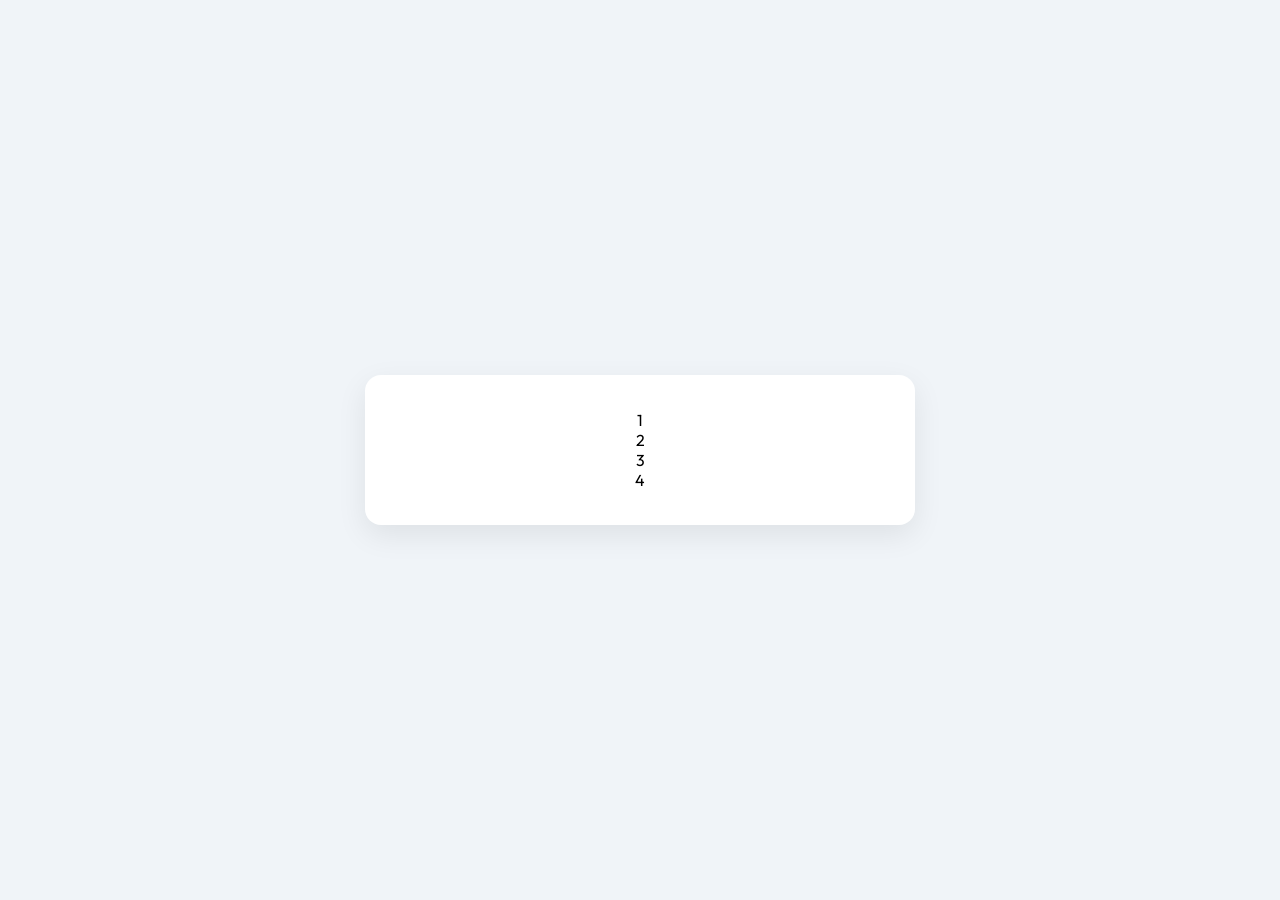
<file: Index.html>
<!DOCTYPE html>
<html lang="es">

<head>
    <meta charset="UTF-8">
    <meta name="viewport" content="width=device-width, initial-scale=1.0">
    <title>Mi Portafolio - Tarjeta de Presentación</title>
    <!-- Vinculación del archivo CSS externo -->
    <link rel="stylesheet" href="css/style.css">
    <!-- Opcional: Tipografía desde Google Fonts (Outfit) -->
    <link rel="preconnect" href="https://fonts.googleapis.com">
    <link rel="preconnect" href="https://fonts.gstatic.com" crossorigin>
    <link href="https://fonts.googleapis.com/css2?family=Outfit:wght@300;400;600;700&display=swap" rel="stylesheet">
</head>

<body>

    <!-- CONTENEDOR CENTRAL (TARJETA) -->
    <main class="card">

        <div id="nav">1</div>
        <div id="avatar">2</div>
        <div id=bio>3</div>
        <div id="links">4</div>





    </main>

</body>

</html>
</file>
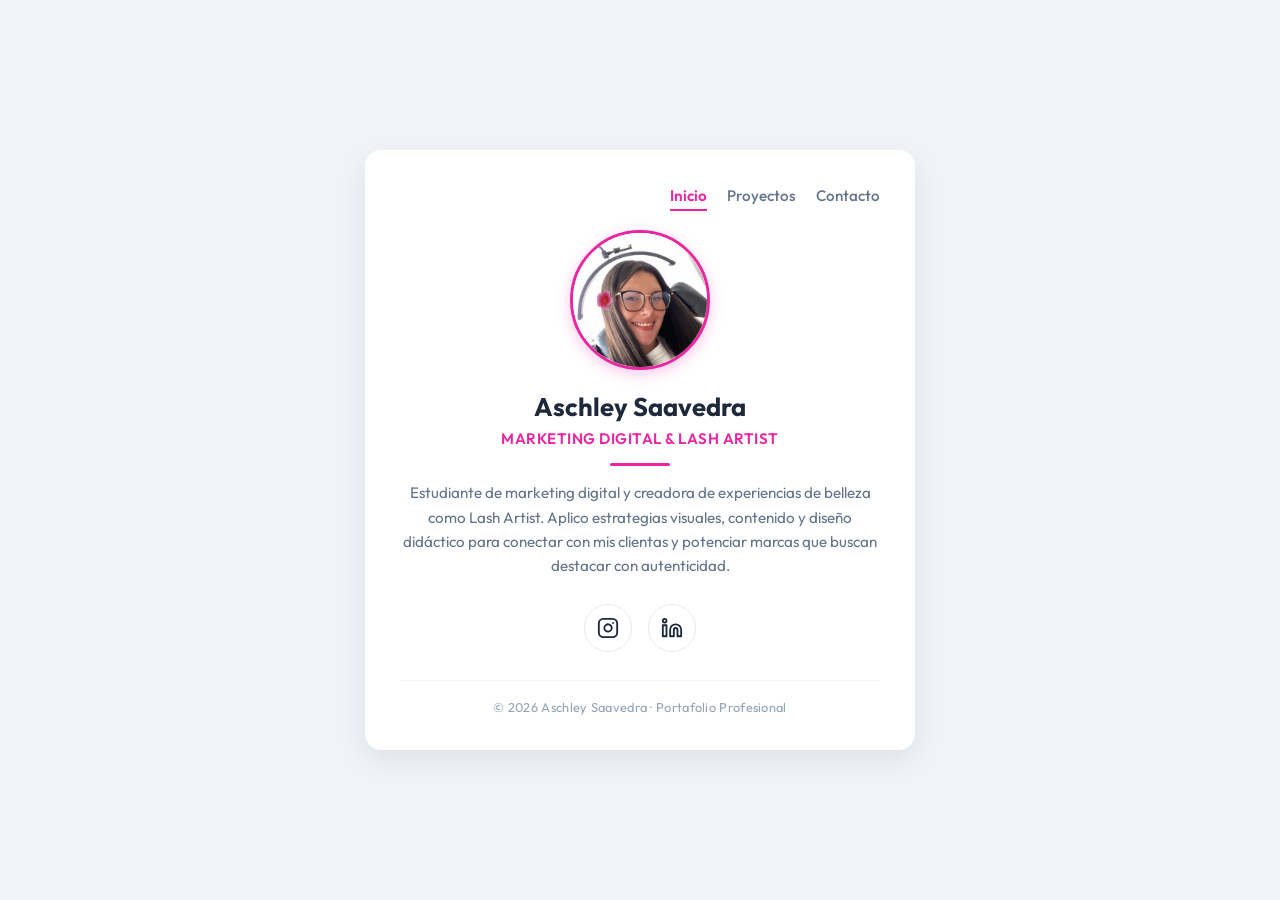
<file: index.html>
<!DOCTYPE html>
<html lang="es">

<head>
    <meta charset="UTF-8">
    <meta name="viewport" content="width=device-width, initial-scale=1.0">
    <title>Mi Portafolio - Tarjeta de Presentación</title>
    <!-- Vinculación del archivo CSS externo -->
    <link rel="stylesheet" href="css/style.css">
    <!-- Tipografía Outfit de Google Fonts -->
    <link rel="preconnect" href="https://fonts.googleapis.com">
    <link rel="preconnect" href="https://fonts.gstatic.com" crossorigin>
    <link href="https://fonts.googleapis.com/css2?family=Outfit:wght@300;400;600;700&display=swap" rel="stylesheet">
    <!-- Librería de animaciones AOS CSS (guia_parcial_01.md: Sección 3) -->
    <link rel="stylesheet" href="https://unpkg.com/aos@next/dist/aos.css" />
</head>

<body>

    <!-- CONTENEDOR CENTRAL (TARJETA) CON ANIMACIÓN AOS -->
    <main class="card" data-aos="fade-up" data-aos-duration="800">

        <!-- 1. MENÚ DE NAVEGACIÓN -->
        <nav class="card-nav">
            <ul>
                <li><a href="index.html" class="active">Inicio</a></li>
                <li><a href="proyectos.html">Proyectos</a></li>
                <li><a href="contacto.html">Contacto</a></li>
            </ul>
        </nav>

        <!-- 2. AVATAR CIRCULAR CON EFECTO FLIP-LEFT 3D -->
        <div class="avatar-container" data-aos="flip-left" data-aos-duration="1200" data-aos-delay="200">
            <img src="img/avatar.jpg" alt="Foto de perfil de Aschley" class="avatar-img">
        </div>

        <!-- 3. JERARQUÍA DE TEXTOS Y BIOGRAFÍA CON ENTRADA DESDE LA IZQUIERDA -->
        <section class="bio-container" data-aos="fade-right" data-aos-duration="1000">
            <h1 class="name">Aschley Saavedra</h1>
            <p class="role">Marketing Digital & Lash Artist</p>

            <hr class="divider">

            <p class="bio-text">
                Estudiante de marketing digital y creadora de experiencias de belleza como Lash Artist. 
                Aplico estrategias visuales, contenido y diseño didáctico para conectar con mis clientas y potenciar marcas que buscan destacar con autenticidad.
            </p>
        </section>

        <!-- 4. ENLACES A REDES SOCIALES (SOLO ÍCONOS CON ANIMACIÓN ESCALONADA) -->
        <div class="links-container" data-aos="fade-up" data-aos-delay="450">
            <a href="https://instagram.com" target="_blank" rel="noopener noreferrer" class="link-btn" aria-label="Instagram">
                <svg width="22" height="22" viewBox="0 0 24 24" fill="none" stroke="currentColor" stroke-width="2"
                    stroke-linecap="round" stroke-linejoin="round">
                    <rect x="2" y="2" width="20" height="20" rx="5" ry="5"></rect>
                    <path d="M16 11.37A4 4 0 1 1 12.63 8 4 4 0 0 1 16 11.37z"></path>
                    <line x1="17.5" y1="6.5" x2="17.51" y2="6.5"></line>
                </svg>
            </a>

            <a href="https://linkedin.com" target="_blank" rel="noopener noreferrer" class="link-btn" aria-label="LinkedIn">
                <svg width="22" height="22" viewBox="0 0 24 24" fill="none" stroke="currentColor" stroke-width="2"
                    stroke-linecap="round" stroke-linejoin="round">
                    <path d="M16 8a6 6 0 0 1 6 6v7h-4v-7a2 2 0 0 0-2-2 2 2 0 0 0-2 2v7h-4v-7a6 6 0 0 1 6-6z"></path>
                    <rect x="2" y="9" width="4" height="12"></rect>
                    <circle cx="4" cy="4" r="2"></circle>
                </svg>
            </a>
        </div>

        <!-- 5. PIE DE PÁGINA SEMÁNTICO -->
        <footer class="card-footer">
            <p>© 2026 Aschley Saavedra · Portafolio Profesional</p>
        </footer>

    </main>

    <!-- Librería de animaciones AOS JS (guia_parcial_01.md: Sección 3) -->
    <script src="https://unpkg.com/aos@next/dist/aos.js"></script>
    <script>
        AOS.init({
            duration: 800,
            once: true
        });
    </script>
</body>

</html>
</file>
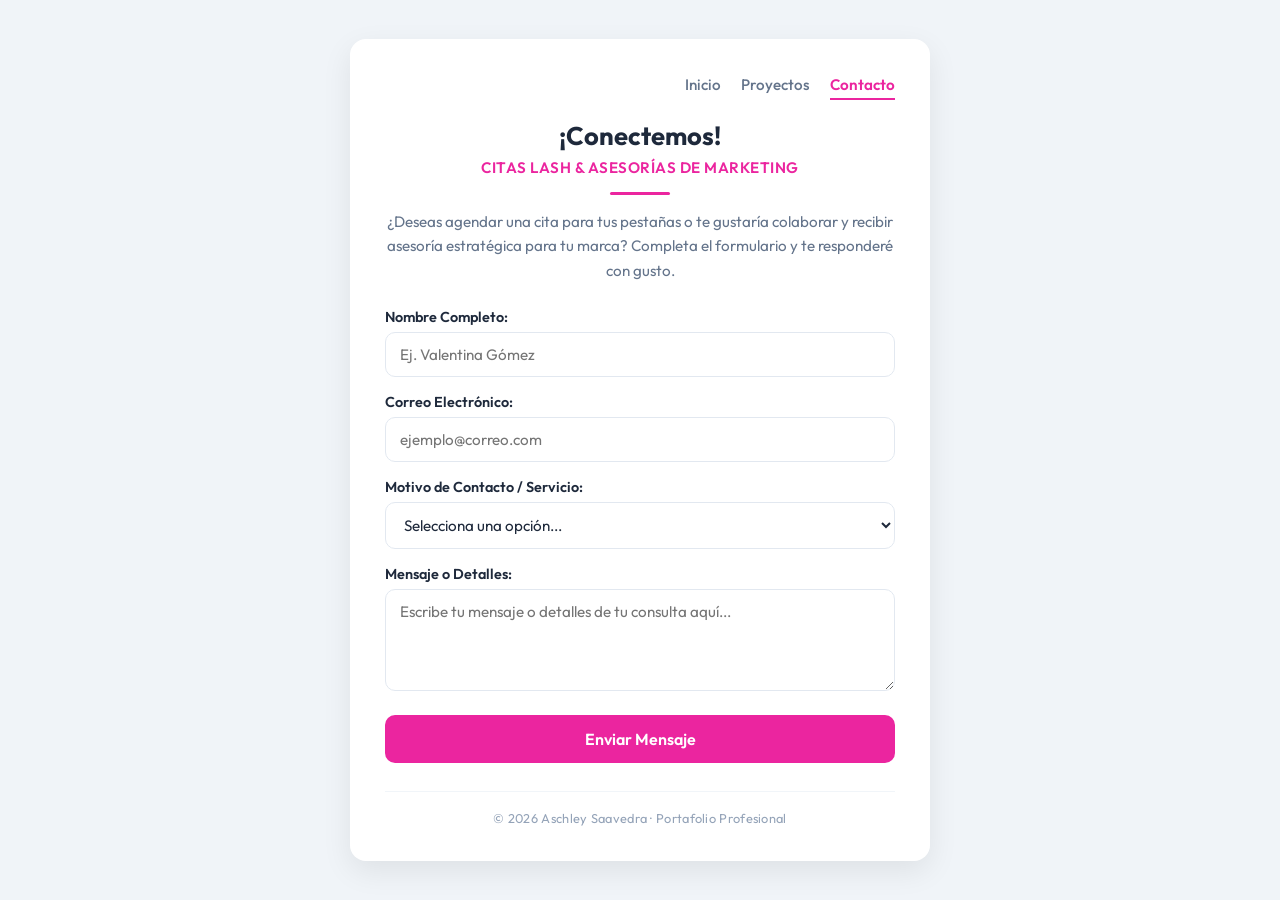
<file: contacto.html>
<!DOCTYPE html>
<html lang="es">

<head>
    <meta charset="UTF-8">
    <meta name="viewport" content="width=device-width, initial-scale=1.0">
    <title>Contacto & Citas - Aschley Saavedra</title>
    <!-- Vinculación del CSS externo compartido -->
    <link rel="stylesheet" href="css/style.css">
    <!-- Tipografía Outfit de Google Fonts -->
    <link rel="preconnect" href="https://fonts.googleapis.com">
    <link rel="preconnect" href="https://fonts.gstatic.com" crossorigin>
    <link href="https://fonts.googleapis.com/css2?family=Outfit:wght@300;400;600;700&display=swap" rel="stylesheet">
    <!-- Librería de animaciones AOS CSS (guia_parcial_01.md: Sección 3) -->
    <link rel="stylesheet" href="https://unpkg.com/aos@next/dist/aos.css" />
</head>

<body>

    <!-- Tarjeta contenedora -->
    <main class="card card-form" data-aos="fade-up" data-aos-duration="700">

        <!-- 1. MENÚ DE NAVEGACIÓN COMPARTIDO -->
        <nav class="card-nav">
            <ul>
                <li><a href="index.html">Inicio</a></li>
                <li><a href="proyectos.html">Proyectos</a></li>
                <li><a href="contacto.html" class="active">Contacto</a></li>
            </ul>
        </nav>

        <!-- 2. ENCABEZADO DE CONTACTO CON ANIMACIÓN -->
        <header class="bio-container" data-aos="fade-down" data-aos-duration="800">
            <h1 class="name">¡Conectemos!</h1>
            <p class="role">Citas Lash & Asesorías de Marketing</p>
            <hr class="divider">
            <p class="bio-text">
                ¿Deseas agendar una cita para tus pestañas o te gustaría colaborar y recibir asesoría estratégica para tu marca? Completa el formulario y te responderé con gusto.
            </p>
        </header>

        <!-- 3. FORMULARIO SEMÁNTICO Y ACCESIBLE CON ANIMACIÓN -->
        <form action="#" method="POST" class="contact-form" data-aos="fade-up" data-aos-delay="200">

            <!-- Campo Nombre -->
            <div class="form-group">
                <label for="name">Nombre Completo:</label>
                <input type="text" id="name" name="name" placeholder="Ej. Valentina Gómez" required>
            </div>

            <!-- Campo Correo -->
            <div class="form-group">
                <label for="email">Correo Electrónico:</label>
                <input type="email" id="email" name="email" placeholder="ejemplo@correo.com" required>
            </div>

            <!-- Selector Didáctico de Motivo -->
            <div class="form-group">
                <label for="reason">Motivo de Contacto / Servicio:</label>
                <select id="reason" name="reason" required>
                    <option value="" disabled selected>Selecciona una opción...</option>
                    <option value="lash-cita">✨ Agendar Cita de Pestañas (Lash Set / Retoque)</option>
                    <option value="mkt-asesoria">📈 Asesoría / Diagnóstico de Marketing para mi Marca</option>
                    <option value="colaboracion">🤝 Colaboración Creativa / Proyecto Académico</option>
                    <option value="otro">💬 Otra Consulta</option>
                </select>
            </div>

            <!-- Campo Mensaje -->
            <div class="form-group">
                <label for="message">Mensaje o Detalles:</label>
                <textarea id="message" name="message" rows="4" placeholder="Escribe tu mensaje o detalles de tu consulta aquí..." required></textarea>
            </div>

            <!-- Botón de Envío -->
            <button type="submit" class="btn-submit">Enviar Mensaje</button>

        </form>

        <!-- 4. PIE DE PÁGINA SEMÁNTICO -->
        <footer class="card-footer">
            <p>© 2026 Aschley Saavedra · Portafolio Profesional</p>
        </footer>

    </main>

    <!-- Librería de animaciones AOS JS (guia_parcial_01.md: Sección 3) -->
    <script src="https://unpkg.com/aos@next/dist/aos.js"></script>
    <script>
        AOS.init({
            duration: 800,
            once: true
        });
    </script>
</body>

</html>
</file>
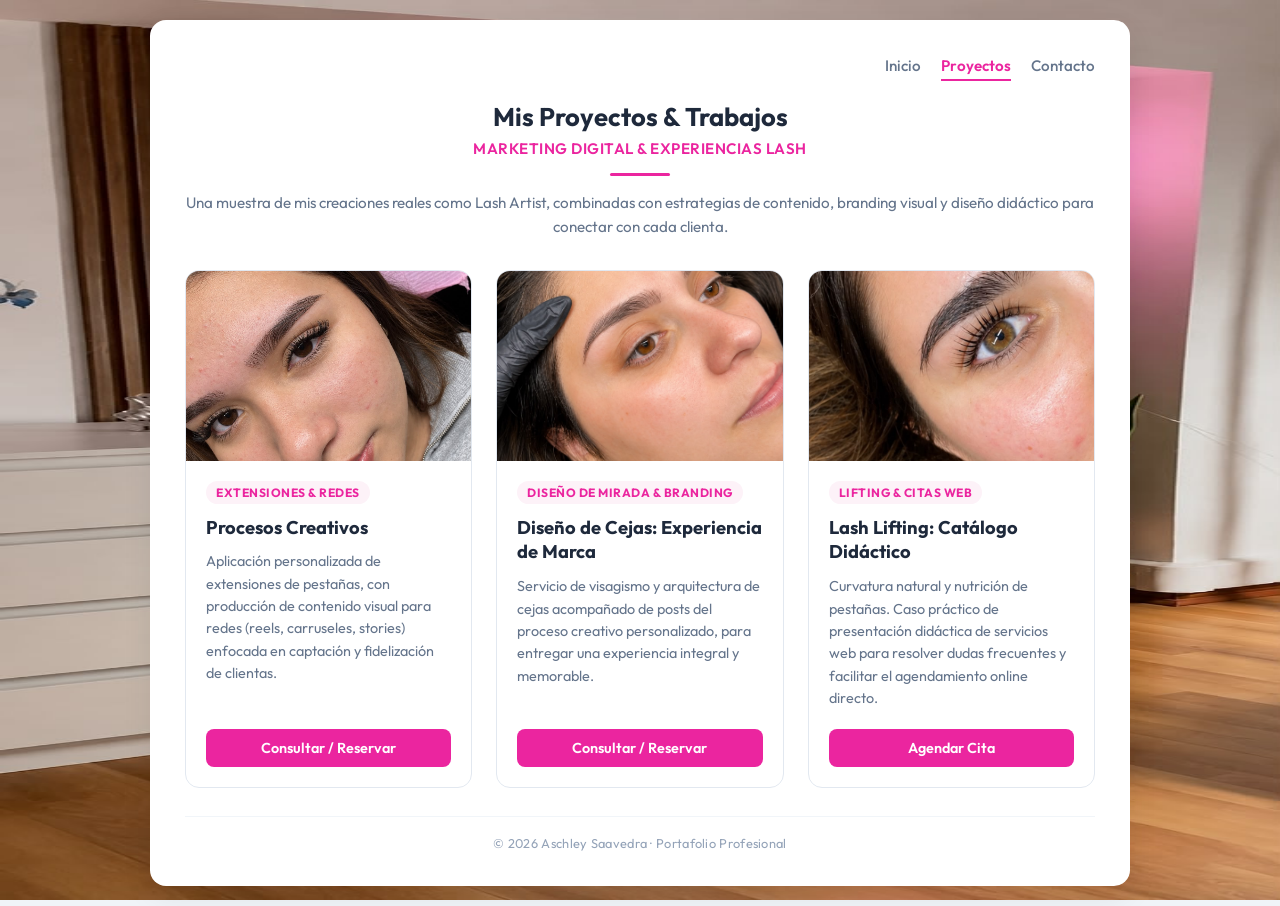
<file: proyectos.html>
<!DOCTYPE html>
<html lang="es">

<head>
    <meta charset="UTF-8">
    <meta name="viewport" content="width=device-width, initial-scale=1.0">
    <title>Proyectos - Aschley Saavedra</title>
    <!-- Vinculación del CSS externo compartido (con forzado de recarga sin caché) -->
    <link rel="stylesheet" href="css/style.css?v=2">
    <!-- Tipografía Outfit de Google Fonts -->
    <link rel="preconnect" href="https://fonts.googleapis.com">
    <link rel="preconnect" href="https://fonts.gstatic.com" crossorigin>
    <link href="https://fonts.googleapis.com/css2?family=Outfit:wght@300;400;600;700&display=swap" rel="stylesheet">
    <!-- Librería de animaciones AOS CSS (guia_parcial_01.md: Sección 3) -->
    <link rel="stylesheet" href="https://unpkg.com/aos@next/dist/aos.css" />
</head>

<body class="pagina-proyectos">

    <!-- Tarjeta contenedora amplia para exhibir los proyectos -->
    <main class="card card-wide" data-aos="fade-up" data-aos-duration="700">

        <!-- 1. MENÚ DE NAVEGACIÓN COMPARTIDO -->
        <nav class="card-nav">
            <ul>
                <li><a href="index.html">Inicio</a></li>
                <li><a href="proyectos.html" class="active">Proyectos</a></li>
                <li><a href="contacto.html">Contacto</a></li>
            </ul>
        </nav>

        <!-- 2. ENCABEZADO DE SECCIÓN CON ANIMACIÓN -->
        <header class="bio-container" data-aos="fade-down" data-aos-duration="800">
            <h1 class="name">Mis Proyectos & Trabajos</h1>
            <p class="role">Marketing Digital & Experiencias Lash</p>
            <hr class="divider">
            <p class="bio-text">
                Una muestra de mis creaciones reales como Lash Artist, combinadas con estrategias de contenido, branding
                visual y diseño didáctico para conectar con cada clienta.
            </p>
        </header>

        <!-- 3. GRILLA DE 3 PROYECTOS -->
        <section class="projects-grid">

            <!-- PROYECTO 1: Extensiones de Pestañas -->
            <article class="project-card" data-aos="fade-up" data-aos-delay="100">
                <div class="project-img-container">
                    <img src="img/proyecto1.jpg" alt="Extensiones de pestañas efecto volumen por Aschley"
                        class="project-img">
                </div>
                <div class="project-content">
                    <span class="project-tag">Extensiones & Redes</span>
                    <h2 class="project-title">Procesos Creativos</h2>
                    <p class="project-description">
                        Aplicación personalizada de extensiones de pestañas, con producción de contenido visual para
                        redes (reels, carruseles, stories) enfocada en captación y fidelización de clientas.
                    </p>
                    <a href="contacto.html" class="btn-link">
                        Consultar / Reservar
                    </a>
                </div>
            </article>

            <!-- PROYECTO 2: Diseño y Perfilado de Cejas -->
            <article class="project-card" data-aos="fade-up" data-aos-delay="250">
                <div class="project-img-container">
                    <img src="img/proyecto2.jpg" alt="Diseño y perfilado de cejas por Aschley" class="project-img">
                </div>
                <div class="project-content">
                    <span class="project-tag">Diseño de Mirada & Branding</span>
                    <h2 class="project-title">Diseño de Cejas: Experiencia de Marca</h2>
                    <p class="project-description">
                        Servicio de visagismo y arquitectura de cejas acompañado de posts del proceso creativo
                        personalizado, para entregar una experiencia integral y memorable.
                    </p>
                    <a href="contacto.html" class="btn-link">
                        Consultar / Reservar
                    </a>
                </div>
            </article>

            <!-- PROYECTO 3: Lash Lifting Didáctico -->
            <article class="project-card" data-aos="fade-up" data-aos-delay="400">
                <div class="project-img-container">
                    <img src="img/proyecto3.jpg" alt="Lifting de pestañas natural por Aschley" class="project-img">
                </div>
                <div class="project-content">
                    <span class="project-tag">Lifting & Citas Web</span>
                    <h2 class="project-title">Lash Lifting: Catálogo Didáctico</h2>
                    <p class="project-description">
                        Curvatura natural y nutrición de pestañas. Caso práctico de presentación didáctica de servicios
                        web para resolver dudas frecuentes y facilitar el agendamiento online directo.
                    </p>
                    <a href="contacto.html" class="btn-link">
                        Agendar Cita
                    </a>
                </div>
            </article>

        </section>

        <!-- 4. PIE DE PÁGINA SEMÁNTICO -->
        <footer class="card-footer">
            <p>© 2026 Aschley Saavedra · Portafolio Profesional</p>
        </footer>

    </main>

    <!-- Librería de animaciones AOS JS (guia_parcial_01.md: Sección 3) -->
    <script src="https://unpkg.com/aos@next/dist/aos.js"></script>
    <script>
        AOS.init({
            duration: 800,
            once: true
        });
    </script>
</body>

</html>
</file>
<file: css/style.css>
/* ==========================================================================
   1. RESET Y ESTILOS GENERALES
   ========================================================================== */
* {
    margin: 0;
    padding: 0;
    box-sizing: border-box;
    /* Asegura que el relleno y borde no alteren el ancho final */
}

body {
    font-family: 'Outfit', sans-serif;
    background-color: #f0f4f8;
    /* Fondo suave para descanso visual (regla 60-30-10) */

    /* ESTRUCTURA DE CENTRADO (FLEXBOX) */
    display: flex;
    justify-content: center;
    /* Centra la tarjeta horizontalmente */
    align-items: center;
    /* Centra la tarjeta verticalmente */

    min-height: 100vh;
    /* Ocupa el 100% de la altura visible de la pantalla */
    padding: 20px;
    /* Margen de seguridad para que no choque en celulares */
}

/* ==========================================================================
   2. CONTENEDOR DE LA TARJETA (CARD)
   ========================================================================== */
.card {
    background-color: #ffffff;
    /* Fondo blanco para contrastar con el fondo */

    /* RESPONSIVIDAD */
    width: 90%;
    /* Ocupa el 90% del ancho en pantallas móviles */
    max-width: 550px;
    /* En computadores no crecerá más de 550px */

    border-radius: 16px;
    /* Bordes redondeados modernos */
    box-shadow: 0 10px 30px rgba(0, 0, 0, 0.08);
    /* Sombra elegante para profundidad */
    padding: 35px;
    /* Espacio interno entre el borde y el contenido */
    text-align: center;
    /* Centra el texto por defecto */
}

/* ==========================================================================
   3. MENÚ DE NAVEGACIÓN SUPERIOR (guia_formativa_01.md: Sección 4.1)
   ========================================================================== */
.card-nav {
    margin-bottom: 25px;
    /* Separa el menú del avatar que viene abajo */
}

.card-nav ul {
    display: flex;
    /* Coloca las opciones en fila horizontal */
    justify-content: flex-end;
    /* Alinea los enlaces a la derecha de la tarjeta */
    list-style: none;
    /* Quita las viñetas / puntos de la lista */
    gap: 20px;
    /* Espacio entre cada enlace */
}

.card-nav a {
    text-decoration: none;
    /* Quita el subrayado predeterminado */
    color: #64748b;
    /* Color secundario neutro (guia_diseno.md) */
    font-size: 0.95rem;
    font-weight: 500;
    padding-bottom: 4px;
    /* Espacio para la línea inferior activa */
    transition: color 0.3s ease, border-color 0.3s ease;
    /* Suaviza el cambio de color */
}

/* Estado al pasar el cursor (Hover) - Interacción visual */
.card-nav a:hover {
    color: #eb259f;
    /* Color de acento rosa */
}

/* Enlace activo (la página en la que nos encontramos) */
.card-nav a.active {
    color: #eb259f;
    /* Color de acento rosa */
    font-weight: 600;
    border-bottom: 2px solid #eb259f;
    /* Línea decorativa activa rosa */
}

/* ==========================================================================
   4. AVATAR CIRCULAR (guia_formativa_01.md: Sección 4.2)
   ========================================================================== */
.avatar-container {
    width: 140px;
    height: 140px;
    margin: 0 auto 20px;
    /* 0 auto centra el contenedor; 20px separa del texto abajo */
}

.avatar-img {
    width: 100%;
    height: 100%;
    border-radius: 50%;
    /* Transforma la foto cuadrada en un círculo */
    object-fit: cover;
    /* Evita que la foto se estire o se deforme */
    object-position: center 25%;
    /* Encuadra perfectamente el rostro en el círculo */
    border: 3px solid #eb259f;
    /* Borde de acento rosa */
    box-shadow: 0 4px 14px rgba(235, 37, 159, 0.25);
    /* Sombra suave con destello rosa */
}

/* ==========================================================================
   5. JERARQUÍA DE TEXTOS Y BIOGRAFÍA (guia_formativa_01.md: Sección 4.3)
   ========================================================================== */
.name {
    font-size: 1.6rem;
    /* Letra grande para destacar el nombre */
    font-weight: 700;
    /* Grosor en negrita */
    color: #1e293b;
    /* Color primario oscuro (guia_diseno.md) */
    margin-bottom: 6px;
    /* Espacio pequeño con el subtítulo */
}

.role {
    font-size: 0.95rem;
    color: #eb259f;
    /* Color de acento rosa */
    font-weight: 600;
    text-transform: uppercase;
    /* Letras en mayúsculas estilo profesional */
    letter-spacing: 0.5px;
    /* Ligera separación entre letras */
}

.divider {
    width: 60px;
    /* Línea cortita y elegante */
    height: 3px;
    /* Grosor de la línea */
    background-color: #eb259f;
    /* Color de acento rosa para la línea */
    border: none;
    /* Quita el borde por defecto de HTML */
    border-radius: 2px;
    margin: 15px auto;
    /* 15px arriba/abajo y 'auto' para centrarla */
}

.bio-text {
    font-size: 0.95rem;
    color: #64748b;
    /* Color secundario neutro, fácil de leer */
    line-height: 1.6;
    /* Espacio entre líneas para buena legibilidad */
    margin-bottom: 25px;
    /* Espacio con los enlaces que irán abajo */
}

/* ==========================================================================
   6. BOTONES DE ENLACE / REDES SOCIALES (SOLO ÍCONOS)
   ========================================================================== */
.links-container {
    display: flex;
    justify-content: center;
    /* Centra los botones en fila horizontal */
    gap: 16px;
    /* Espacio entre cada botoncito */
}

.link-btn {
    display: flex;
    align-items: center;
    justify-content: center;
    width: 48px;
    /* Ancho fijo para que sea cuadrado/círculo */
    height: 48px;
    /* Alto fijo */
    border-radius: 50%;
    /* 50% hace que el botón sea un círculo perfecto */
    background-color: #ffffff;
    color: #1e293b;
    border: 1.5px solid #e2e8f0;
    text-decoration: none;
    transition: all 0.3s ease;
}

/* Efecto Hover interactivo */
.link-btn:hover {
    background-color: #eb259f;
    border-color: #eb259f;
    color: #ffffff;
    transform: translateY(-3px) scale(1.06);
    /* Se eleva y crece un poquito */
    box-shadow: 0 6px 16px rgba(235, 37, 159, 0.35);
    /* Sombra luminosa rosa */
}

/* ==========================================================================
   7. VARIANTES DEL CONTENEDOR (CARD EXTENDIDA Y FORMULARIO)
   ========================================================================== */
.card-wide {
    max-width: 980px;
    /* Permite que la grilla de proyectos se expanda cómodamente */
}

.card-form {
    max-width: 580px;
    /* Ancho ideal para lectura y llenado del formulario */
}

/* ==========================================================================
   8. ESTILOS DE LA PÁGINA DE PROYECTOS (proyectos.html)
   ========================================================================== */
.projects-grid {
    display: grid;
    grid-template-columns: repeat(auto-fit, minmax(260px, 1fr));
    /* Grilla adaptable automática */
    gap: 24px;
    margin-top: 30px;
    text-align: left;
}

.project-card {
    background-color: #ffffff;
    border: 1px solid #e2e8f0;
    border-radius: 14px;
    overflow: hidden;
    display: flex;
    flex-direction: column;
    transition: transform 0.3s ease, box-shadow 0.3s ease, border-color 0.3s ease;
}

.project-card:hover {
    transform: translateY(-6px);
    box-shadow: 0 14px 28px rgba(235, 37, 159, 0.14);
    border-color: #fbcfe8;
}

.project-img-container {
    width: 100%;
    height: 190px;
    overflow: hidden;
    background-color: #f8fafc;
}

.project-img {
    width: 100%;
    height: 100%;
    object-fit: cover;
    transition: transform 0.4s ease;
}

.project-card:hover .project-img {
    transform: scale(1.05);
    /* Suave zoom al pasar el cursor sobre el proyecto */
}

.project-content {
    padding: 20px;
    display: flex;
    flex-direction: column;
    flex-grow: 1;
}

.project-tag {
    display: inline-block;
    align-self: flex-start;
    background-color: #fdf2f8;
    color: #eb259f;
    font-size: 0.75rem;
    font-weight: 700;
    text-transform: uppercase;
    letter-spacing: 0.5px;
    padding: 4px 10px;
    border-radius: 20px;
    margin-bottom: 12px;
}

.project-title {
    font-size: 1.15rem;
    font-weight: 700;
    color: #1e293b;
    margin-bottom: 10px;
    line-height: 1.35;
}

.project-description {
    font-size: 0.9rem;
    color: #64748b;
    line-height: 1.55;
    margin-bottom: 20px;
    flex-grow: 1;
    /* Empuja el botón al fondo para que queden alineados */
}

.btn-link {
    display: inline-block;
    text-align: center;
    background-color: #eb259f;
    color: #ffffff;
    text-decoration: none;
    font-size: 0.9rem;
    font-weight: 600;
    padding: 10px 18px;
    border-radius: 8px;
    transition: background-color 0.3s ease, transform 0.2s ease, box-shadow 0.3s ease;
}

.btn-link:hover {
    background-color: #d1128c;
    transform: translateY(-2px);
    box-shadow: 0 6px 16px rgba(235, 37, 159, 0.3);
}

/* ==========================================================================
   9. ESTILOS DEL FORMULARIO DE CONTACTO (contacto.html)
   ========================================================================== */
.contact-form {
    margin-top: 25px;
    display: flex;
    flex-direction: column;
    gap: 16px;
    text-align: left;
}

.form-group {
    display: flex;
    flex-direction: column;
    gap: 6px;
}

.form-group label {
    font-size: 0.9rem;
    font-weight: 600;
    color: #1e293b;
}

.form-group input,
.form-group select,
.form-group textarea {
    font-family: 'Outfit', sans-serif;
    font-size: 0.95rem;
    padding: 12px 14px;
    border: 1.5px solid #e2e8f0;
    border-radius: 10px;
    color: #1e293b;
    background-color: #ffffff;
    transition: border-color 0.3s ease, box-shadow 0.3s ease;
}

.form-group input:focus,
.form-group select:focus,
.form-group textarea:focus {
    outline: none;
    border-color: #eb259f;
    box-shadow: 0 0 0 3px rgba(235, 37, 159, 0.15);
    /* Resplandor suave de foco */
}

.form-group textarea {
    resize: vertical;
    min-height: 100px;
}

.btn-submit {
    font-family: 'Outfit', sans-serif;
    background-color: #eb259f;
    color: #ffffff;
    font-size: 1rem;
    font-weight: 600;
    padding: 14px 20px;
    border: none;
    border-radius: 10px;
    cursor: pointer;
    margin-top: 8px;
    transition: background-color 0.3s ease, transform 0.2s ease, box-shadow 0.3s ease;
}

.btn-submit:hover {
    background-color: #d1128c;
    transform: translateY(-2px);
    box-shadow: 0 8px 20px rgba(235, 37, 159, 0.35);
}

/* ==========================================================================
   10. RESPONSIVIDAD PARA DISPOSITIVOS MÓVILES
   ========================================================================== */
@media (max-width: 600px) {
    .card {
        padding: 24px 18px;
        width: 95%;
    }

    .card-nav ul {
        justify-content: center;
        /* En celulares centramos la navegación */
        gap: 15px;
    }

    .projects-grid {
        grid-template-columns: 1fr;
        /* Una columna en pantallas pequeñas */
        gap: 20px;
    }

    .project-img-container {
        height: 170px;
    }
}

/* ==========================================================================
   11. PIE DE PÁGINA SEMÁNTICO (guia_parcial_01.md: Criterio Semántica)
   ========================================================================== */
.card-footer {
    margin-top: 28px;
    padding-top: 18px;
    border-top: 1px solid #f1f5f9;
    text-align: center;
}

.card-footer p {
    font-size: 0.8rem;
    color: #94a3b8;
    letter-spacing: 0.3px;
}

/* ==========================================================================
   12. FONDO PERSONALIZADO PARA PÁGINA DE PROYECTOS (Opción B)
   ========================================================================== */
body.pagina-proyectos {
    background-image: url('../img/fondo-proyectos.jpg');
    background-size: 100% 100%;
    /* Ocupa el 100% del ancho y 100% del alto, cubriendo todo el fondo */
    background-position: center center;
    background-repeat: no-repeat;
    background-attachment: fixed;
}
</file>
